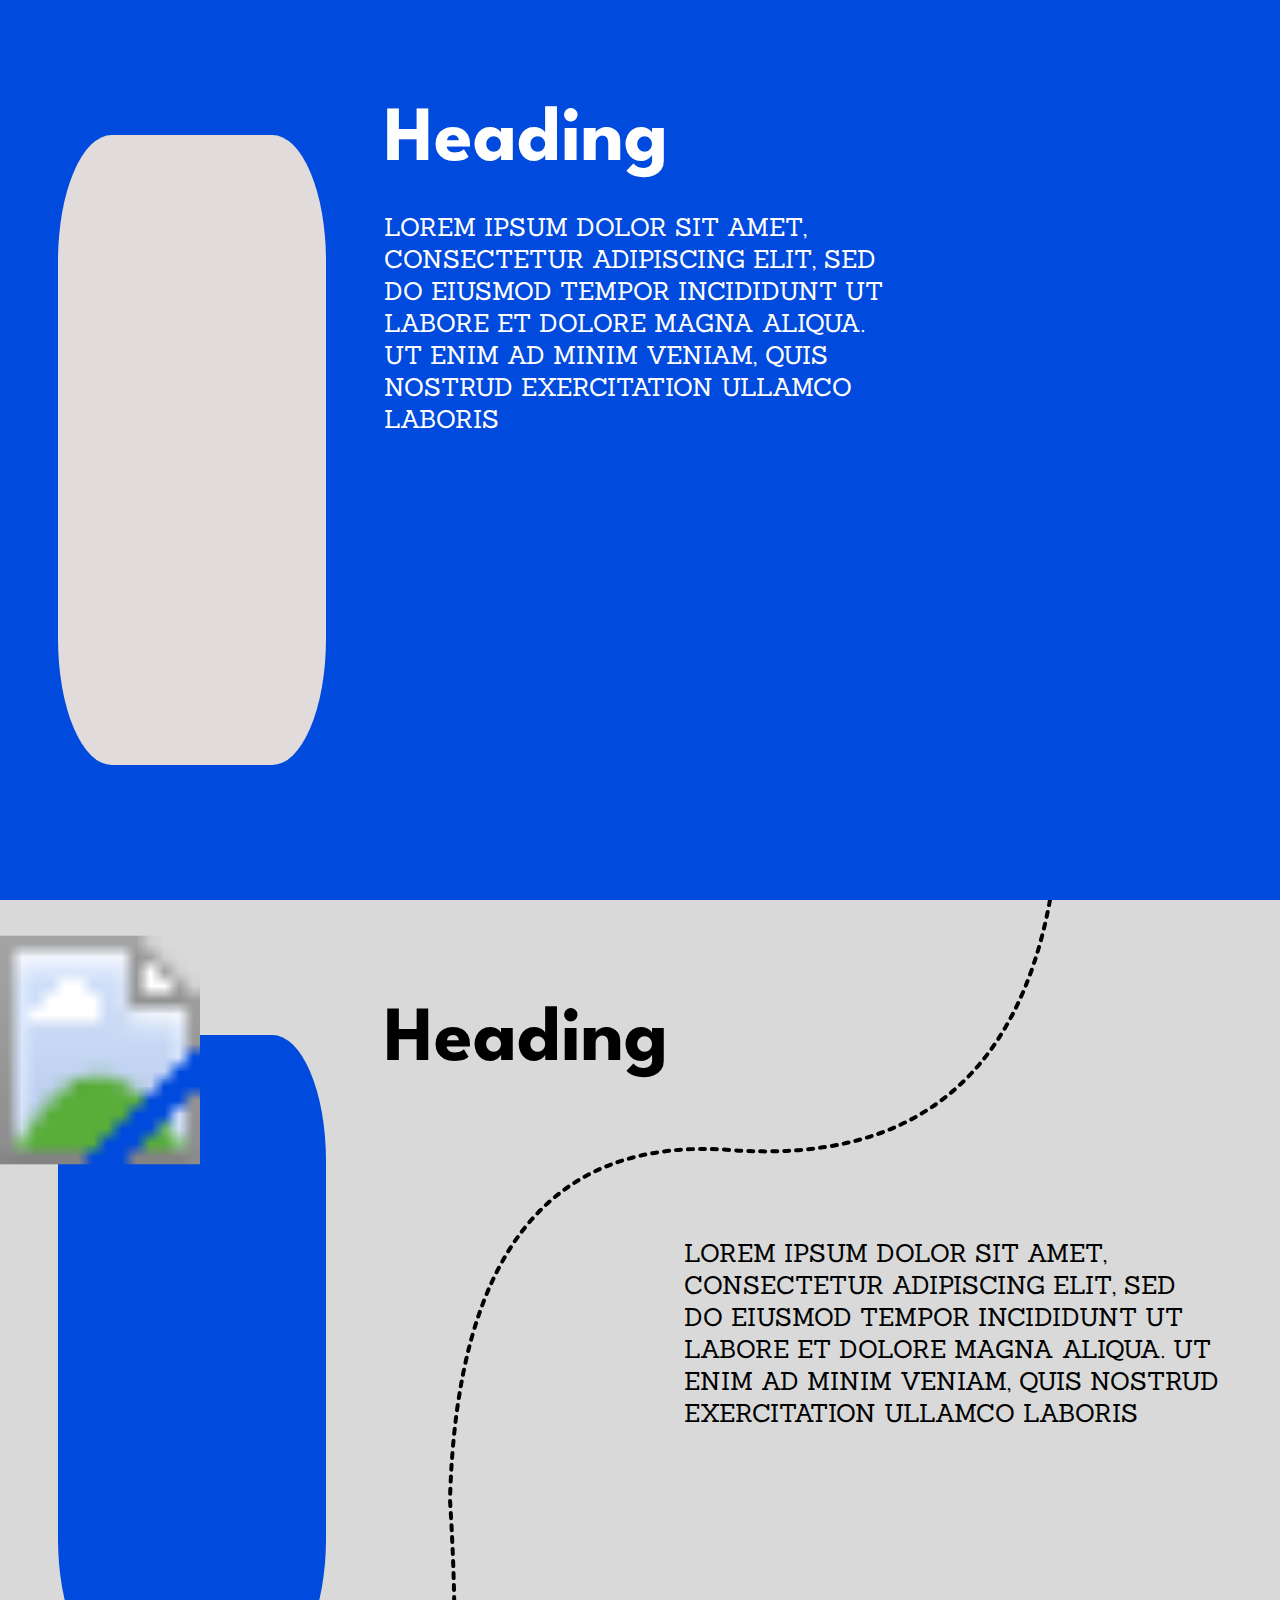
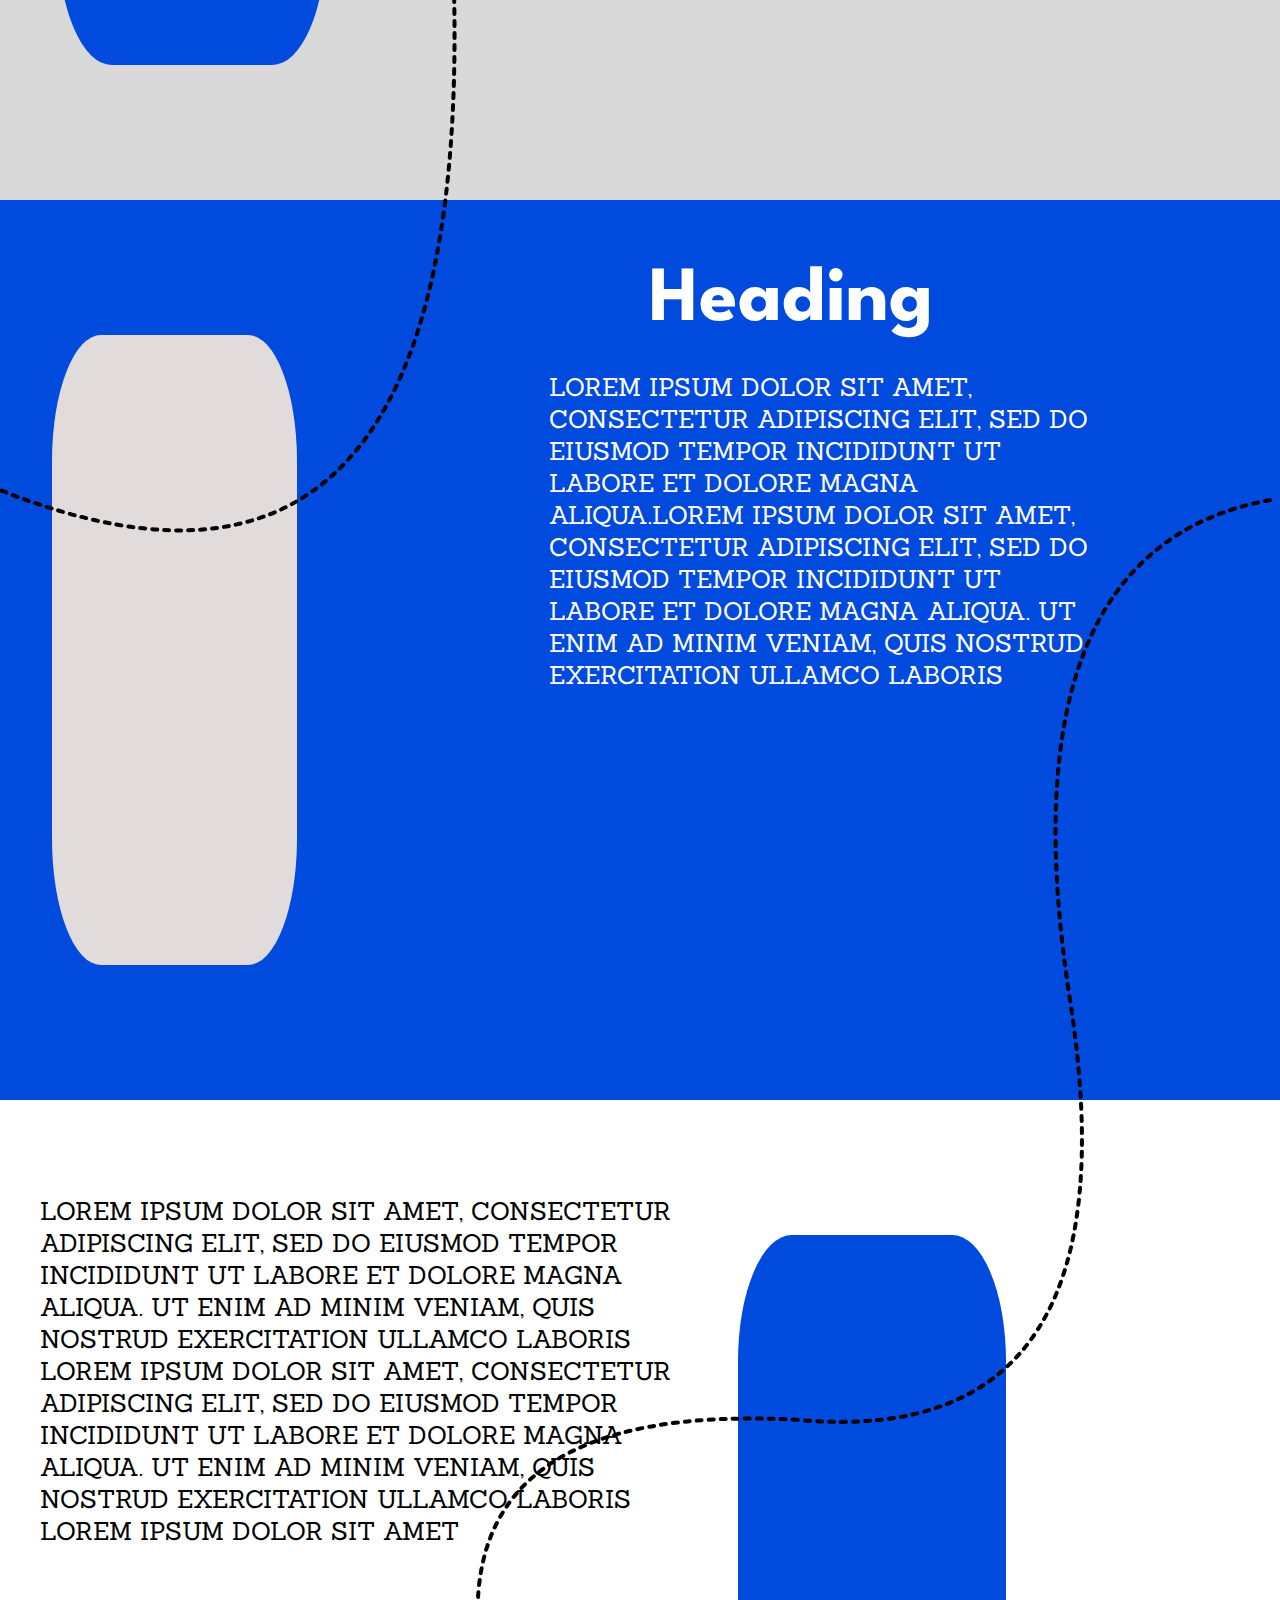
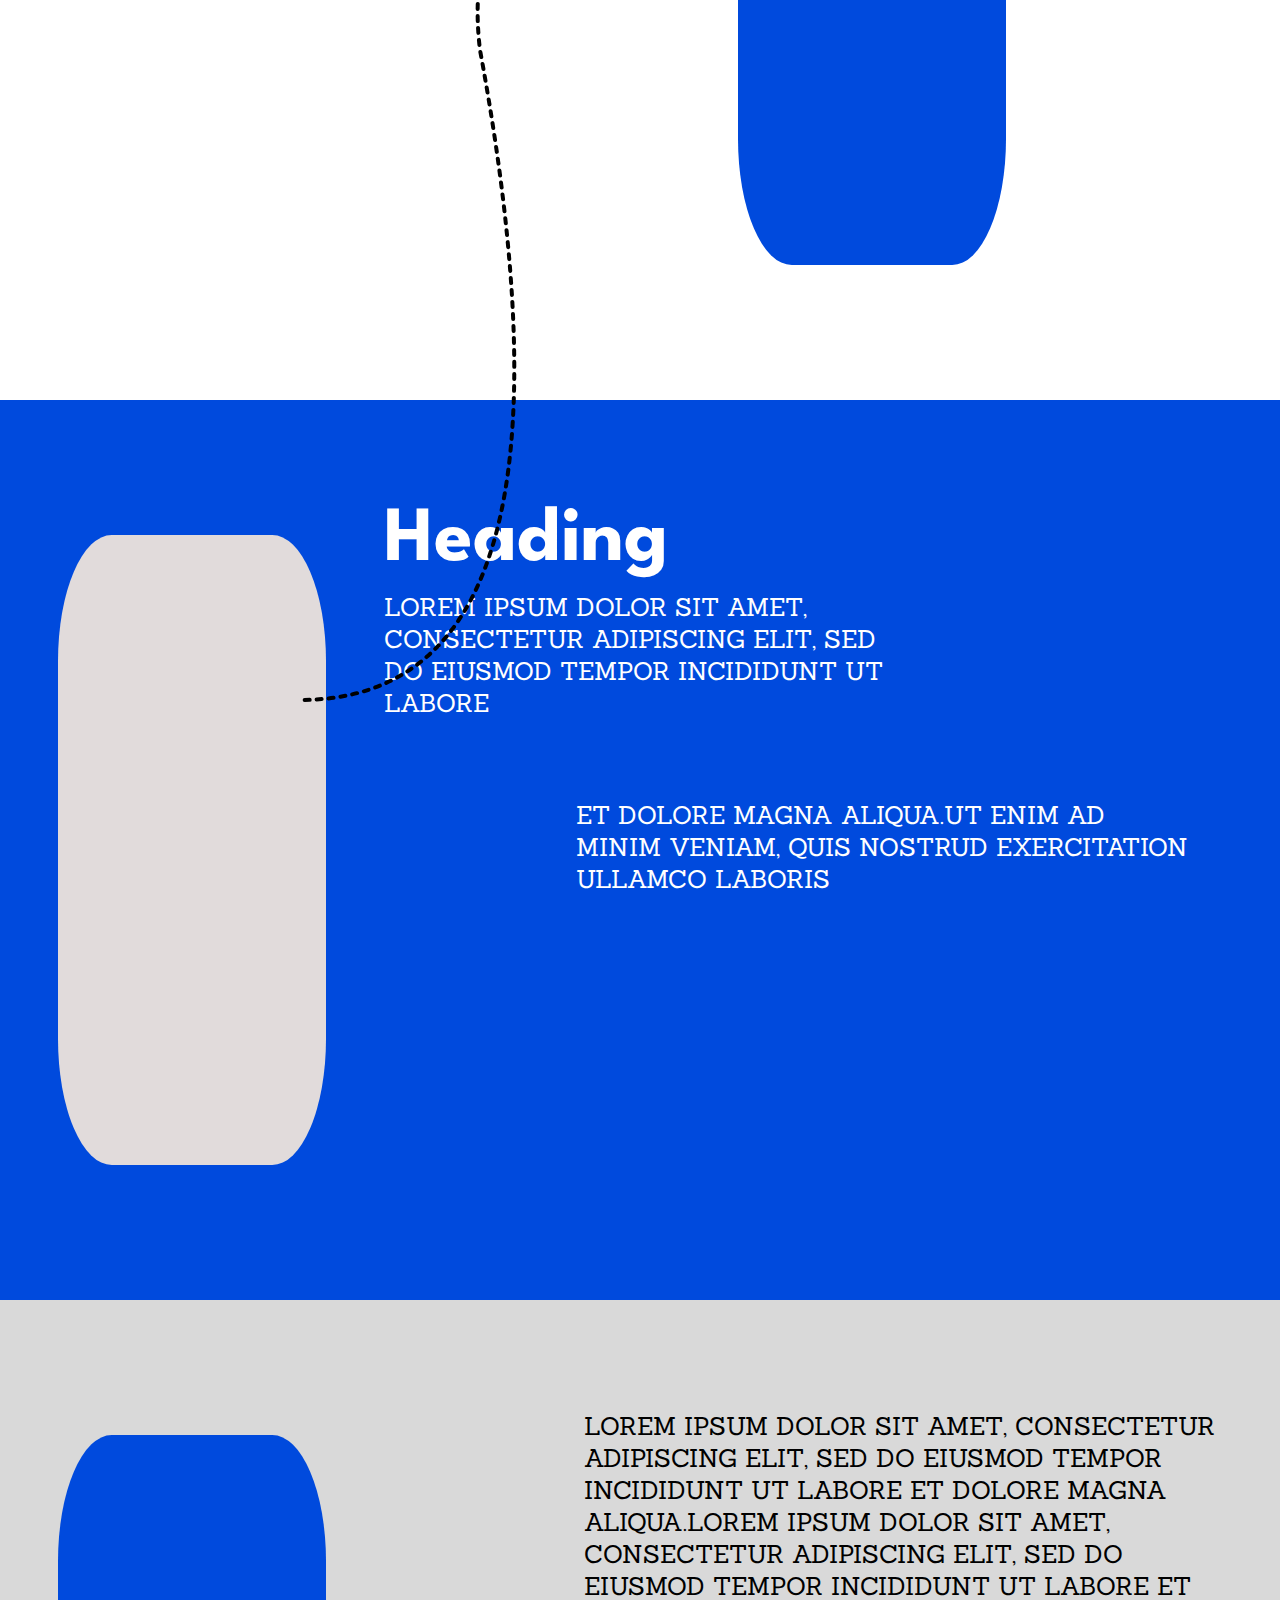
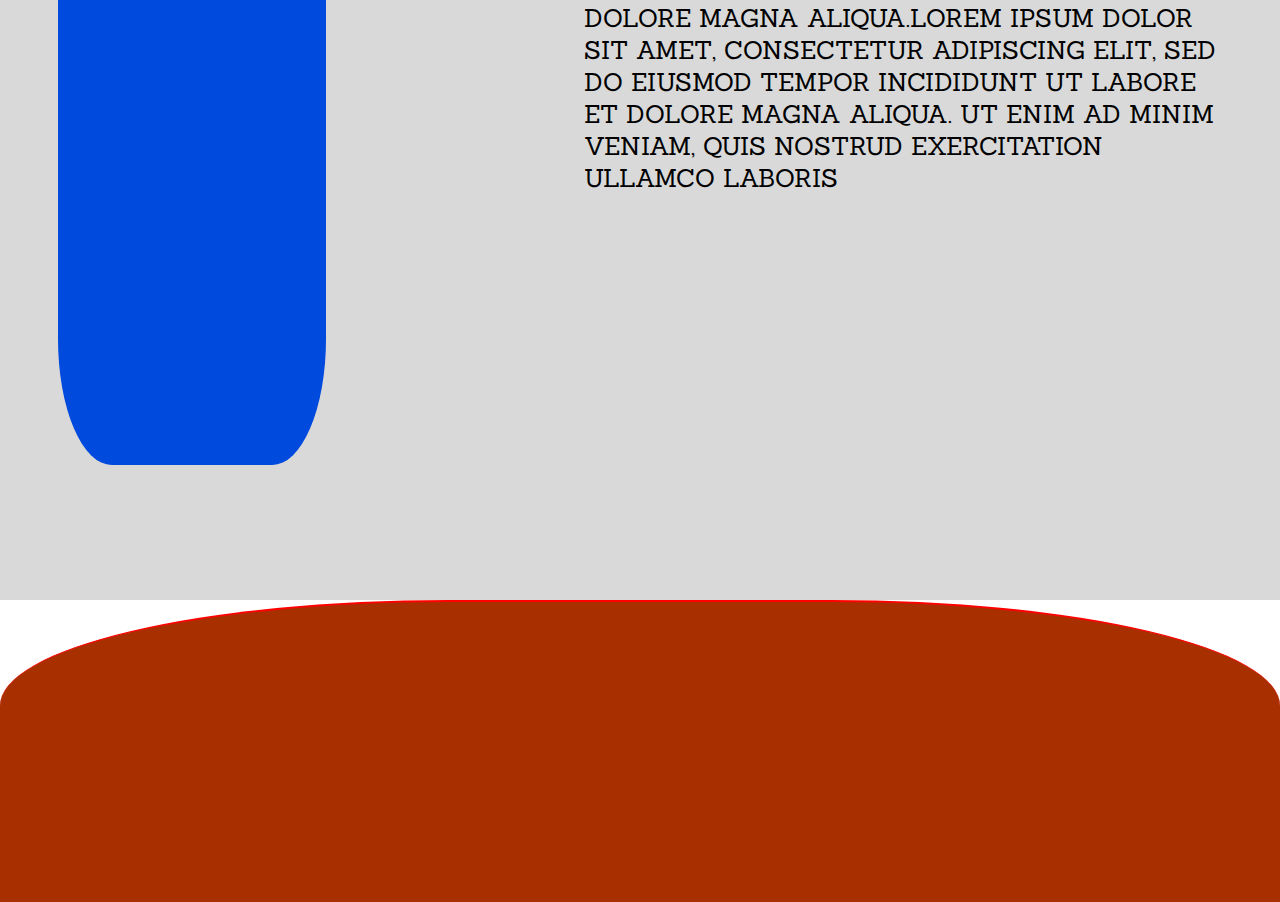
<file: index.html>
<!DOCTYPE html>
<html lang="en">
<head>
    <meta charset="UTF-8">
    <meta name="viewport" content="width=device-width, initial-scale=1.0">
    <style>
        #line {
  stroke: #000;
  stroke-width: 2;
}

#curve{
  fill: none;
  stroke: #000;
  stroke-width: 4;
  stroke-linecap: round;
  stroke-linejoin: round;
  stroke-dasharray: 5, 7; /* Optional: Adds dashed line effect */
}
#mysvg{
    position: absolute;
}



    </style>
    <title>iGEM Homepage</title>
    <link href="https://fonts.googleapis.com/css2?family=League+Spartan:wght@400;700&display=swap" rel="stylesheet">
    <link href="https://fonts.googleapis.com/css2?family=Sanchez&display=swap" rel="stylesheet">
    <link rel="stylesheet" href="homepage.css">
</head>
<body>
    <div class="box blue">
        <div class="b1"><div class="photo"></div></div><div class="b2"><h2 class="white-head">Heading</h2><p class="white-para">Lorem ipsum dolor sit amet, consectetur adipiscing elit, sed do eiusmod tempor incididunt ut labore et dolore magna aliqua. Ut enim ad minim veniam, quis nostrud exercitation ullamco laboris </p></div>
    </div>
    <div class="box">
        <svg id="mysvg" width="100%" height="3170px">
            <path id="curve" d="M1050,0 Q1000,270 730,250 T450,600 Q500,1390 00,1190 M1270,1200 Q1000,1250 1070,1700 T800,2120 Q450,2100 480,2350 Q600,3000 300,3000 " />
            <!-- <path id="curve1" d="500,2800"></path> -->
            <!-- Circles at the key points -->
            <!-- <circle cx="760" cy="0" r="5" fill="red" />
            
            <circle cx="500" cy="200" r="5" fill="red" />
            <circle cx="180" cy="350" r="5" fill="red" /> -->
            <image id="movingImage" xlink:href="https://r2.erweima.ai/midjourney/1712246037_42b548d1a96d4256819b835faa513ae0.png" width="200" height="300"/>
            <script>
                document.addEventListener('scroll', function() {
                    const path = document.getElementById('curve');
                    const pathLength = path.getTotalLength();
                    const scrollPercentage = window.scrollY / (document.body.scrollHeight - window.innerHeight);
                    const point = path.getPointAtLength(scrollPercentage * pathLength);
                    const nextPoint = path.getPointAtLength((scrollPercentage * pathLength) + 1);
                
                    const image = document.getElementById('movingImage');
                    image.setAttribute('x', point.x - 90); // Center the image horizontally
                    image.setAttribute('y', point.y - 135); // Adjusting to center the image
                
                    const newImageUrl = '[data-uri]'; // Replace with your new image URL
                    const originalImageUrl = 'https://r2.erweima.ai/midjourney/1712246037_42b548d1a96d4256819b835faa513ae0.png'; // Original image URL
                
                    // Calculate the angle of the tangent
                    const dx = nextPoint.x - point.x;
                    const dy = nextPoint.y - point.y;
                    const angle = Math.atan2(dy, dx) * (360 / Math.PI);
                
                    // Set the transform attribute to rotate the image
                    image.setAttribute('transform', `rotate(${angle}, ${point.x}, ${point.y})`);
                
                    
                });
                </script>     </svg>
        <div class="b1"><div class="photo photo-color"></div></div><div class="b3"><h2 class="black-head">Heading</h2><p class="black-para">Lorem ipsum dolor sit amet, consectetur adipiscing elit, sed do eiusmod tempor incididunt ut labore et dolore magna aliqua. Ut enim ad minim veniam, quis nostrud exercitation ullamco laboris </p></div>
    </div>
    <div class="box blue">
        
        <div class="b1"><div class="photo"></div></div><div class="b4"><div><h2 class="white-head">Heading</h2><p class="white-para">Lorem ipsum dolor sit amet, 
            consectetur adipiscing elit, sed do eiusmod tempor incididunt ut labore et dolore magna aliqua.Lorem ipsum dolor sit amet, 
            consectetur adipiscing elit, sed do eiusmod tempor incididunt ut labore et dolore magna aliqua.
             Ut enim ad minim veniam, quis nostrud exercitation ullamco laboris </p></div></div>
    </div>
    <div class="box-rev">
        <div class="b5"><p class="black-para">Lorem ipsum dolor sit amet, consectetur adipiscing elit, sed do eiusmod tempor incididunt ut labore et dolore magna aliqua. Ut enim ad minim veniam, quis nostrud exercitation ullamco laboris Lorem ipsum dolor sit amet, consectetur adipiscing elit, sed do eiusmod tempor incididunt ut labore et dolore magna aliqua. Ut enim ad minim veniam, quis nostrud exercitation ullamco laboris Lorem ipsum dolor sit amet</p></div>
        <div class="b1"><div class="photo photo-color"></div></div>
    </div>
    <div class="box blue">
        <div class="b1"><div class="photo"></div></div><div class="b6"><div class="split"><h2 class="white-head">Heading</h2><p class="white-para">Lorem ipsum dolor sit amet, consectetur adipiscing elit, sed do eiusmod tempor incididunt ut labore</p></div><div class="split1"><p class="white-para">et dolore magna aliqua.Ut enim ad minim veniam, quis nostrud exercitation ullamco laboris </p></div></div>
    </div>
    <div class="box">
        <div class="b1"><div class="photo photo-color"></div></div><div class="b7"><p class="black-para">Lorem ipsum dolor sit amet, consectetur adipiscing elit, sed do eiusmod tempor incididunt ut labore et dolore magna aliqua.Lorem ipsum dolor sit amet, consectetur adipiscing elit, sed do eiusmod tempor incididunt ut labore et dolore magna aliqua.Lorem ipsum dolor sit amet, consectetur adipiscing elit, sed do eiusmod tempor incididunt ut labore et dolore magna aliqua. Ut enim ad minim veniam, quis nostrud exercitation ullamco laboris </p></div>
    </div>
    <div style="height: 300px;width: 100%;background-color: rgb(168, 48, 0);border-top: 2px red solid;border-top-right-radius: 35%;border-top-left-radius: 35%;">
        
    </div>
   
    
</body>
</html>
</file>
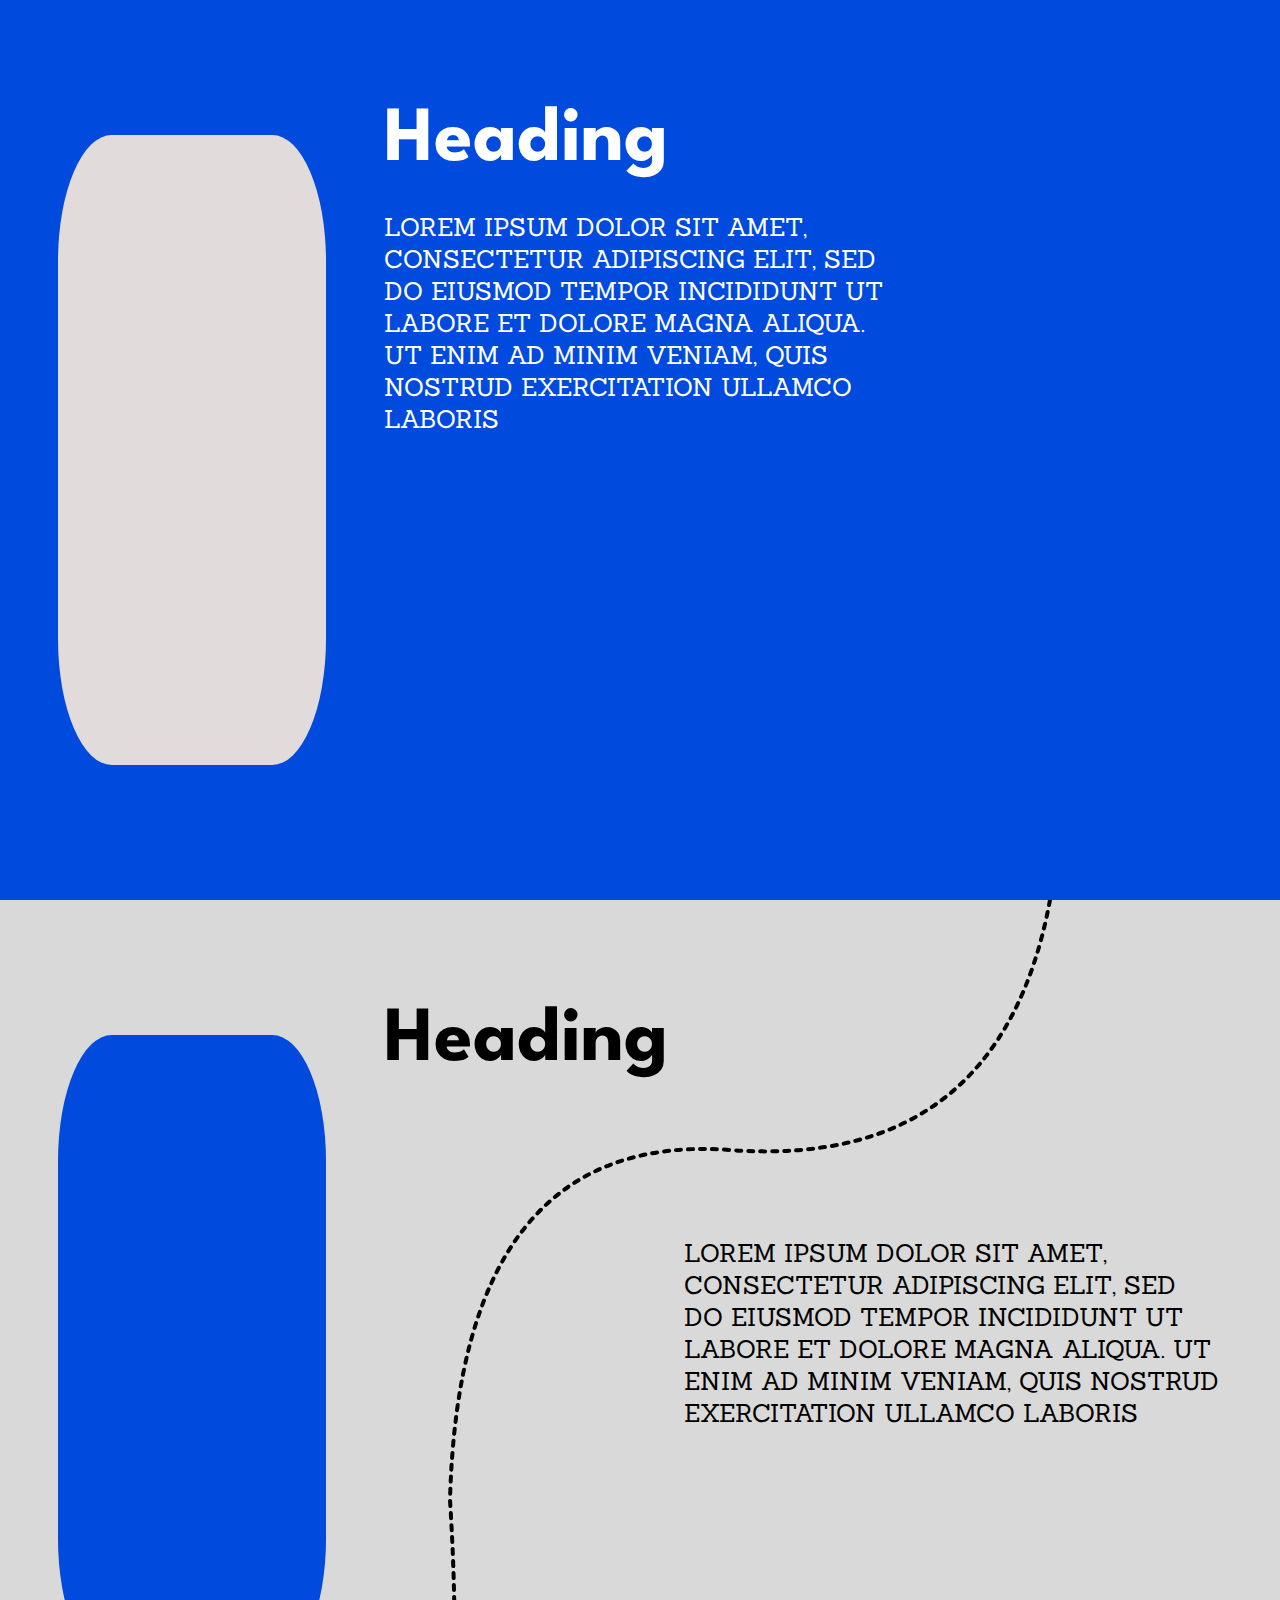
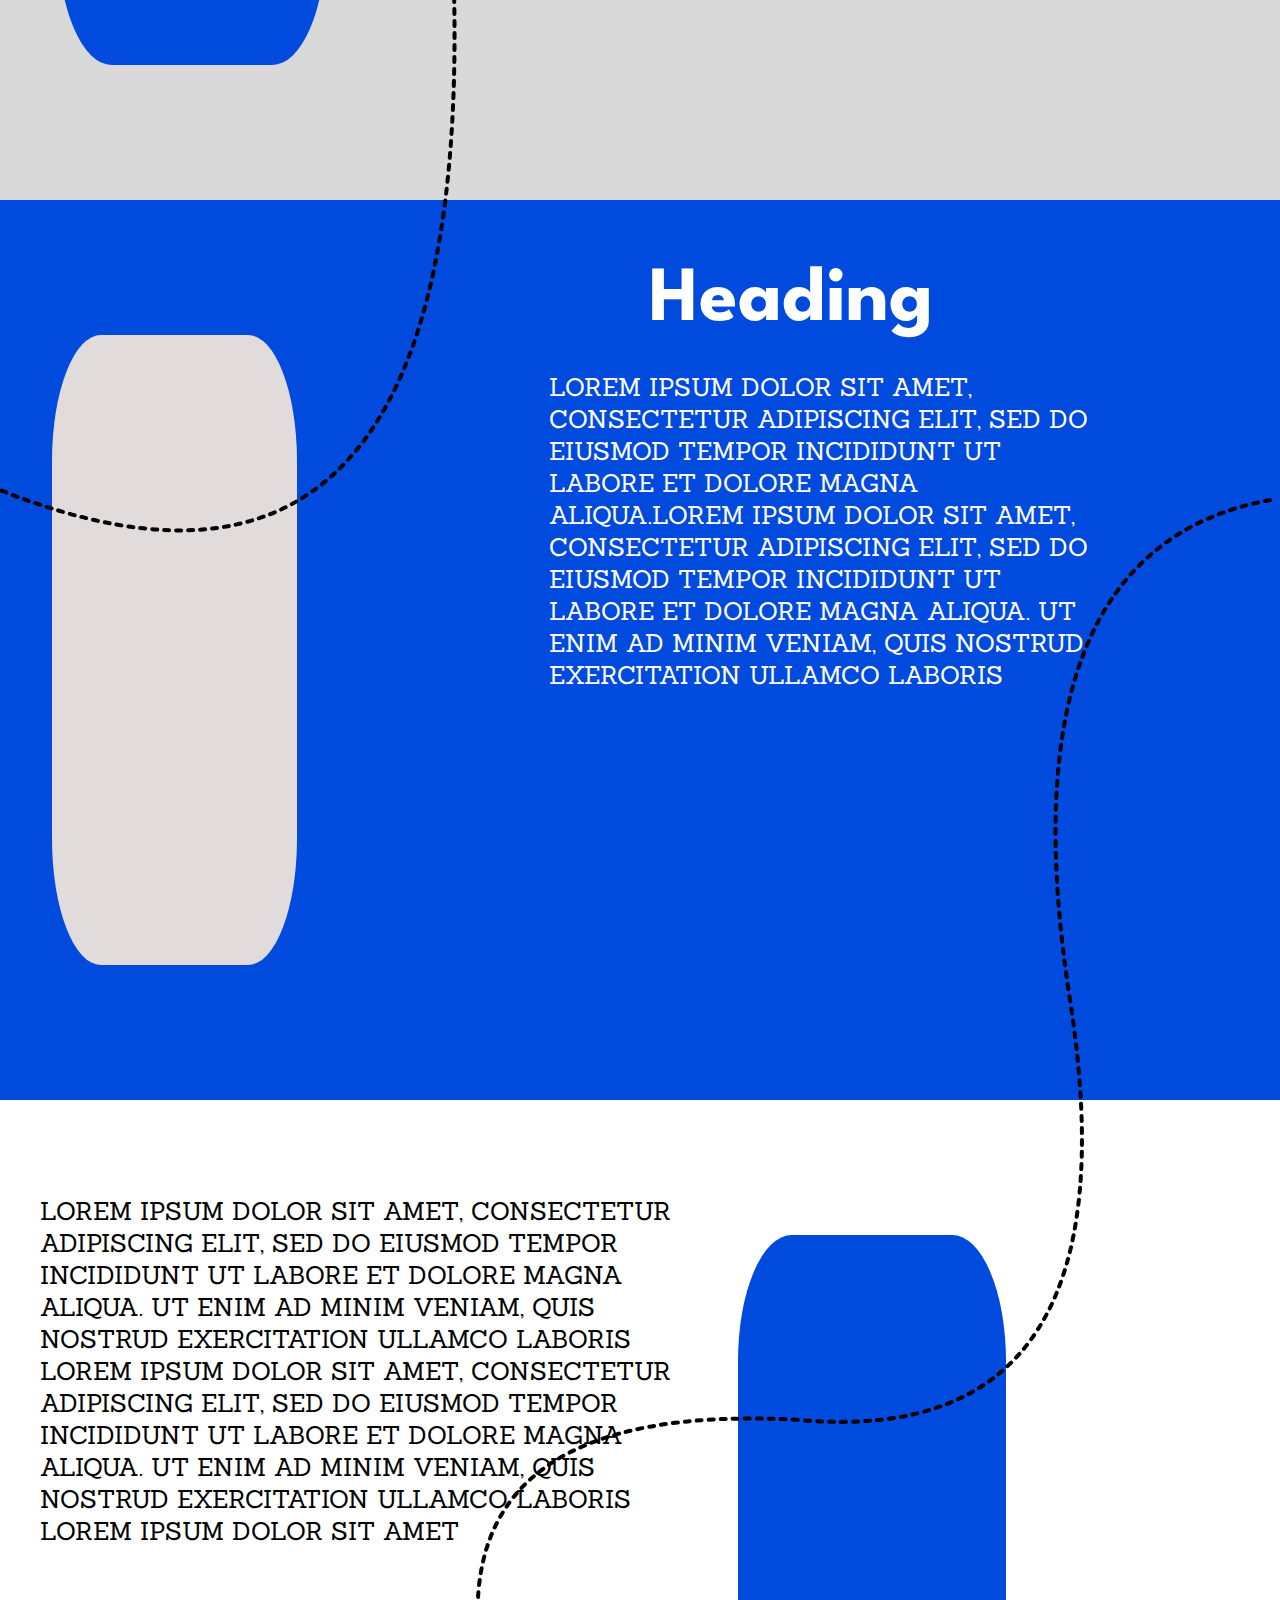
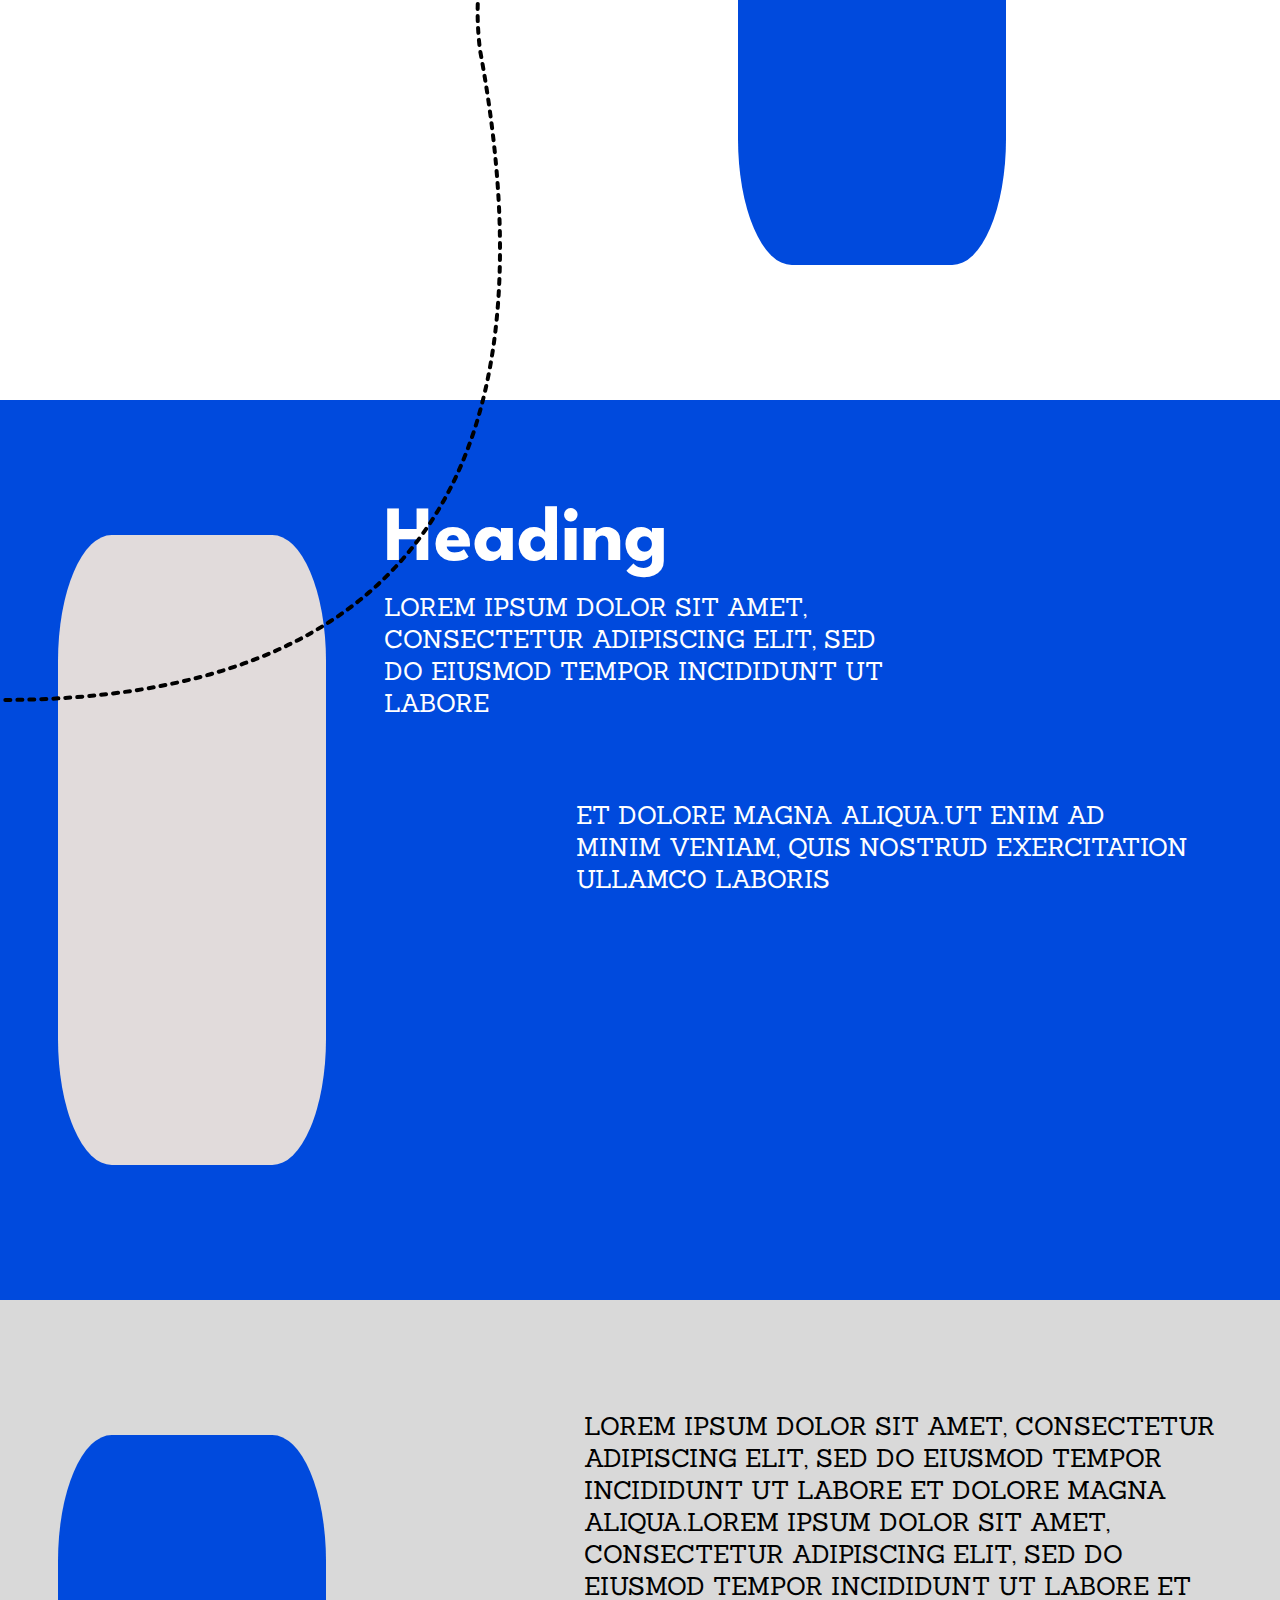
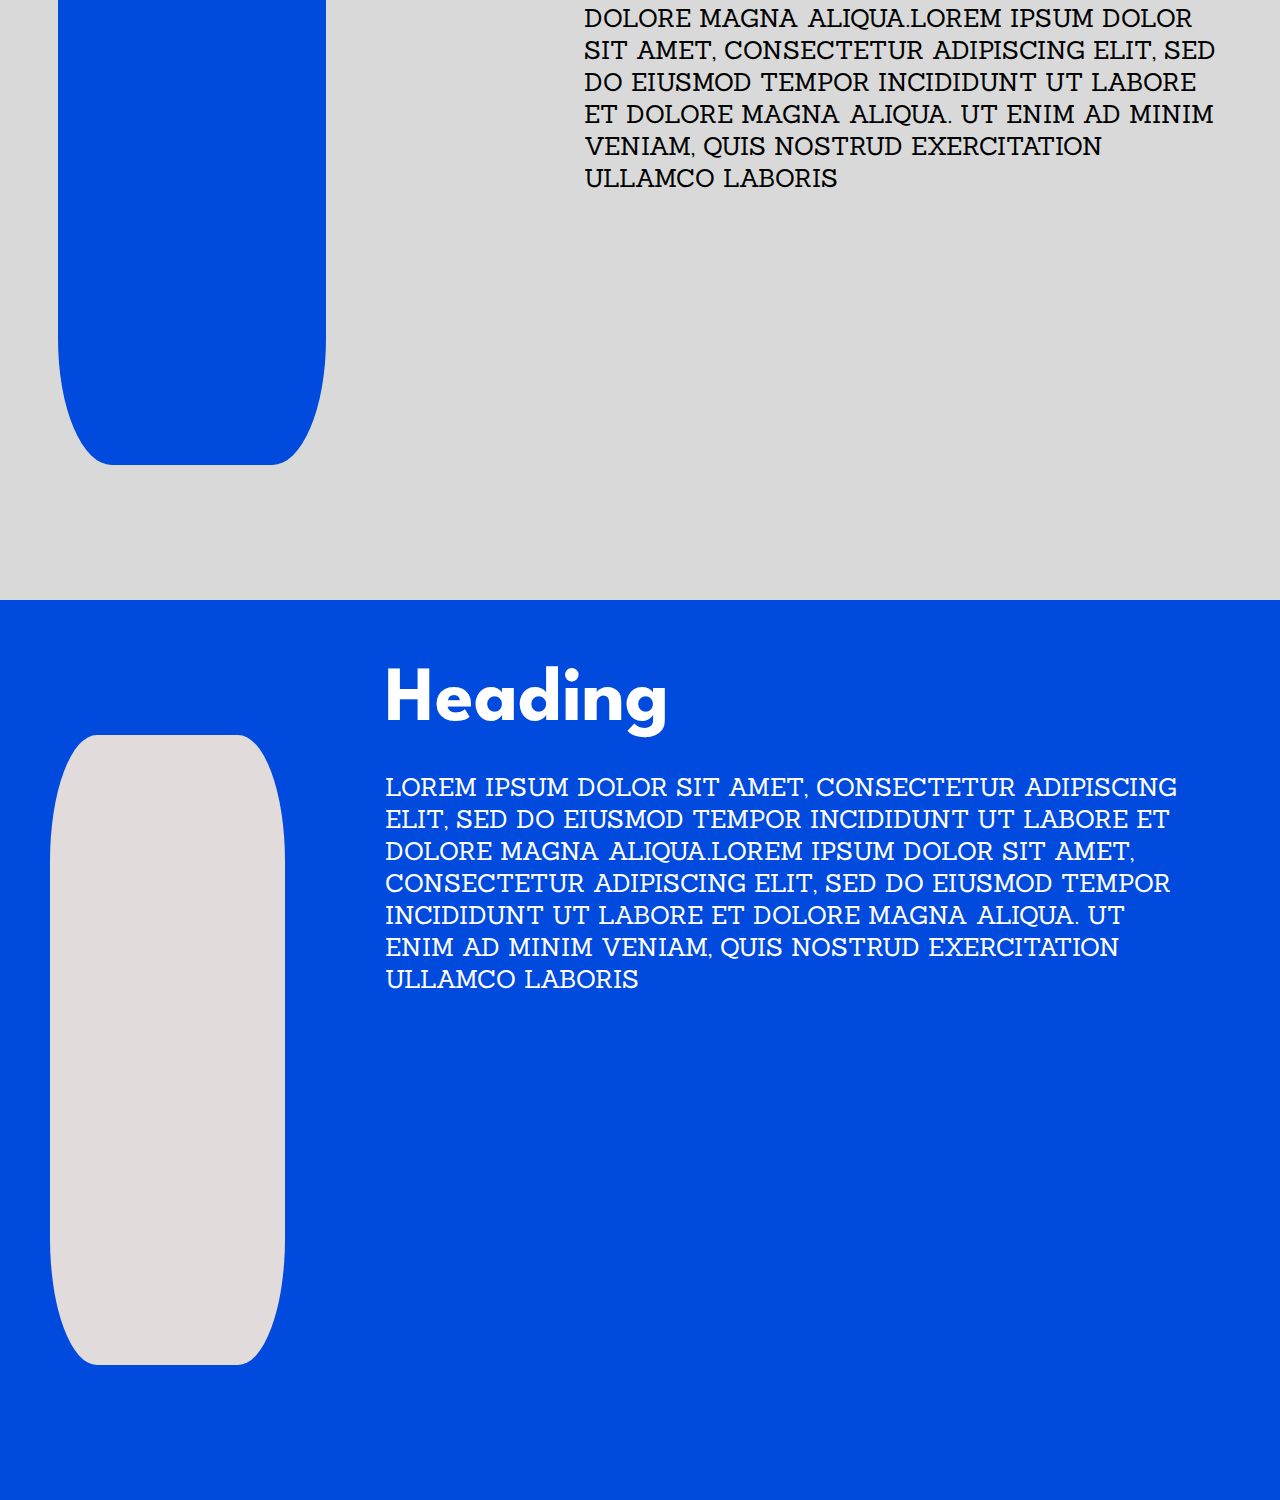
<file: iGEM_homepage.html>
<!DOCTYPE html>
<html lang="en">
<head>
    <meta charset="UTF-8">
    <meta name="viewport" content="width=device-width, initial-scale=1.0">
    <style>
        #line {
  stroke: #000;
  stroke-width: 2;
}

#curve {
  fill: none;
  stroke: #000;
  stroke-width: 4;
  stroke-linecap: round;
  stroke-linejoin: round;
  stroke-dasharray: 5, 7; /* Optional: Adds dashed line effect */
}
#mysvg{
    position: absolute;
}

    </style>
    <title>iGEM Homepage</title>
    <link href="https://fonts.googleapis.com/css2?family=League+Spartan:wght@400;700&display=swap" rel="stylesheet">
    <link href="https://fonts.googleapis.com/css2?family=Sanchez&display=swap" rel="stylesheet">
    <link rel="stylesheet" href="homepage.css">
</head>
<body>
    <div class="box blue">
        <div class="b1"><div class="photo"></div></div><div class="b2"><h2 class="white-head">Heading</h2><p class="white-para">Lorem ipsum dolor sit amet, consectetur adipiscing elit, sed do eiusmod tempor incididunt ut labore et dolore magna aliqua. Ut enim ad minim veniam, quis nostrud exercitation ullamco laboris </p></div>
    </div>
    <div class="box">
        <svg id="mysvg" width="100%" height="3900">
       
            <path id="curve" d="M1050,0 Q1000,270 730,250 T450,600 Q500,1390 00,1190 M1270,1200 Q1000,1250 1070,1700 T800,2120 Q450,2100 480,2350 Q600,3000 0,3000" />
            <!-- Circles at the key points -->
            <!-- <circle cx="760" cy="0" r="5" fill="red" />
            
            <circle cx="500" cy="200" r="5" fill="red" />
            <circle cx="180" cy="350" r="5" fill="red" /> -->
        </svg>
        <div class="b1"><div class="photo photo-color"></div></div><div class="b3"><h2 class="black-head">Heading</h2><p class="black-para">Lorem ipsum dolor sit amet, consectetur adipiscing elit, sed do eiusmod tempor incididunt ut labore et dolore magna aliqua. Ut enim ad minim veniam, quis nostrud exercitation ullamco laboris </p></div>
    </div>
    <div class="box blue">
        
        <div class="b1"><div class="photo"></div></div><div class="b4"><div><h2 class="white-head">Heading</h2><p class="white-para">Lorem ipsum dolor sit amet, 
            consectetur adipiscing elit, sed do eiusmod tempor incididunt ut labore et dolore magna aliqua.Lorem ipsum dolor sit amet, 
            consectetur adipiscing elit, sed do eiusmod tempor incididunt ut labore et dolore magna aliqua.
             Ut enim ad minim veniam, quis nostrud exercitation ullamco laboris </p></div></div>
    </div>
    <div class="box-rev">
        <div class="b5"><p class="black-para">Lorem ipsum dolor sit amet, consectetur adipiscing elit, sed do eiusmod tempor incididunt ut labore et dolore magna aliqua. Ut enim ad minim veniam, quis nostrud exercitation ullamco laboris Lorem ipsum dolor sit amet, consectetur adipiscing elit, sed do eiusmod tempor incididunt ut labore et dolore magna aliqua. Ut enim ad minim veniam, quis nostrud exercitation ullamco laboris Lorem ipsum dolor sit amet</p></div>
        <div class="b1"><div class="photo photo-color"></div></div>
    </div>
    <div class="box blue">
        <div class="b1"><div class="photo"></div></div><div class="b6"><div class="split"><h2 class="white-head">Heading</h2><p class="white-para">Lorem ipsum dolor sit amet, consectetur adipiscing elit, sed do eiusmod tempor incididunt ut labore</p></div><div class="split1"><p class="white-para">et dolore magna aliqua.Ut enim ad minim veniam, quis nostrud exercitation ullamco laboris </p></div></div>
    </div>
    <div class="box">
        <div class="b1"><div class="photo photo-color"></div></div><div class="b7"><p class="black-para">Lorem ipsum dolor sit amet, consectetur adipiscing elit, sed do eiusmod tempor incididunt ut labore et dolore magna aliqua.Lorem ipsum dolor sit amet, consectetur adipiscing elit, sed do eiusmod tempor incididunt ut labore et dolore magna aliqua.Lorem ipsum dolor sit amet, consectetur adipiscing elit, sed do eiusmod tempor incididunt ut labore et dolore magna aliqua. Ut enim ad minim veniam, quis nostrud exercitation ullamco laboris </p></div>
    </div>
    <div class="box blue">
        <div class="b1"><div class="photo"></div></div><div class="b8"><div><h2 class="white-head">Heading</h2><p class="white-para">Lorem ipsum dolor sit amet, 
            consectetur adipiscing elit, sed do eiusmod tempor incididunt ut labore et dolore magna aliqua.Lorem ipsum dolor sit amet, 
            consectetur adipiscing elit, sed do eiusmod tempor incididunt ut labore et dolore magna aliqua.
             Ut enim ad minim veniam, quis nostrud exercitation ullamco laboris </p></div></div>
    </div>
   
    
</body>
</html>
</file>
<file: homepage.css>
body{
    margin: 0;
    padding: 0;
}
.animation{
    height: 300px;
    width: 100vw;
    background-color: gray;
}
.white-head{
    font-size: 78px;
    color: white;
    font-family: 'League Spartan', sans-serif;
}
.black-head{
    font-size: 78px;
    color: rgb(0, 0, 0);
    font-family: 'League Spartan', sans-serif;
}
.black-para{
    font-family: 'Sanchez', serif;
    color: rgb(0, 0, 0);
    font-size: 25px;
    text-transform: uppercase;
}
.white-para{
    font-family: 'Sanchez', serif;
    color: white;
    font-size: 25px;
    text-transform: uppercase;
}
.box{
    background-color: #d9d9d9;
    width: 100vw;
    height: 100vh;
    display: flex;
}

.b2{
    width: 40%;
    margin-top: 40px;
}
.b2 p{
    margin-top: -30px;
}

.blue{
    background-color: #004add;
}
.photo{
    background-color: rgb(225, 219, 219);
    height: 70%;
    width: 70%;
    border-radius: 20%;
}
.photo-color{
    background-color: #004add;
}

.b1{
    height: 100%;
    width: 30%;
display: flex;
flex-direction: row;
align-items: center;
justify-content: center;
}

.b3{
    margin-top: 40px;
    width: 60%;
}
.b3 p{
    margin-left: 300px;
    width: 70%;
    margin-top: 160px;
}

.b4{
    width: 80%;
    display: flex;
    flex-direction: row;
}
.b4 h2{
    margin-left: 300px;
}
.b4 p{
    margin-top: -30px;
    margin-left: 200px;
    width: 60%;
}

.box-rev{
    width: 100vw;
    height: 100vh;
    display: flex;
}

.b5{
    width: 50%;
    display: flex;
    flex-direction: row;
    justify-content: center;
    margin-top: 70px;
    margin-left: 40px;
}

.b6{
    margin-top: 40px;
    width: 60%;
}

.split p{
    margin-top: -50px;
    width: 70%;
}
.split1 p{
    width: 100%;
}
.split1{
    width: 80%;
    margin-left: 25%;
    margin-top: 80px;
}
.b7{
    width: 50%;
    margin-top: 140px;
    margin-left: 200px;
}
.b7 p{
    margin-top: -30px;
}
.b8{
    width: 80%;
    display: flex;
    flex-direction: row;
    margin-left: 50px;
}
.b8 p{
    margin-top: -30px;
    width: 90%;
}
.c-dashed-line__path {
	animation: c-dashed-line-path 3s ease-in-out infinite alternate;
	fill: none;
	stroke: #31CC89;
	stroke-dasharray: 940; /* this is the entire length of the line */
	stroke-dashoffset: 940; /* this is the entire length of the line */
	stroke-width: 10;
}

.c-dashed-line__dash {
	fill: none;
	stroke: #FFFFFF; /* this must match the background color */
	stroke-dasharray: 16 10; /* draws a 10px dash line with a 16px gap between */
	stroke-width: 12; /* make the dashed line slightly bigger than the one it's covering */
}

@keyframes c-dashed-line-path {
	from {
		stroke-dashoffset: 940;
	}
	to {
		stroke-dashoffset: 0;
	}
}
</file>
